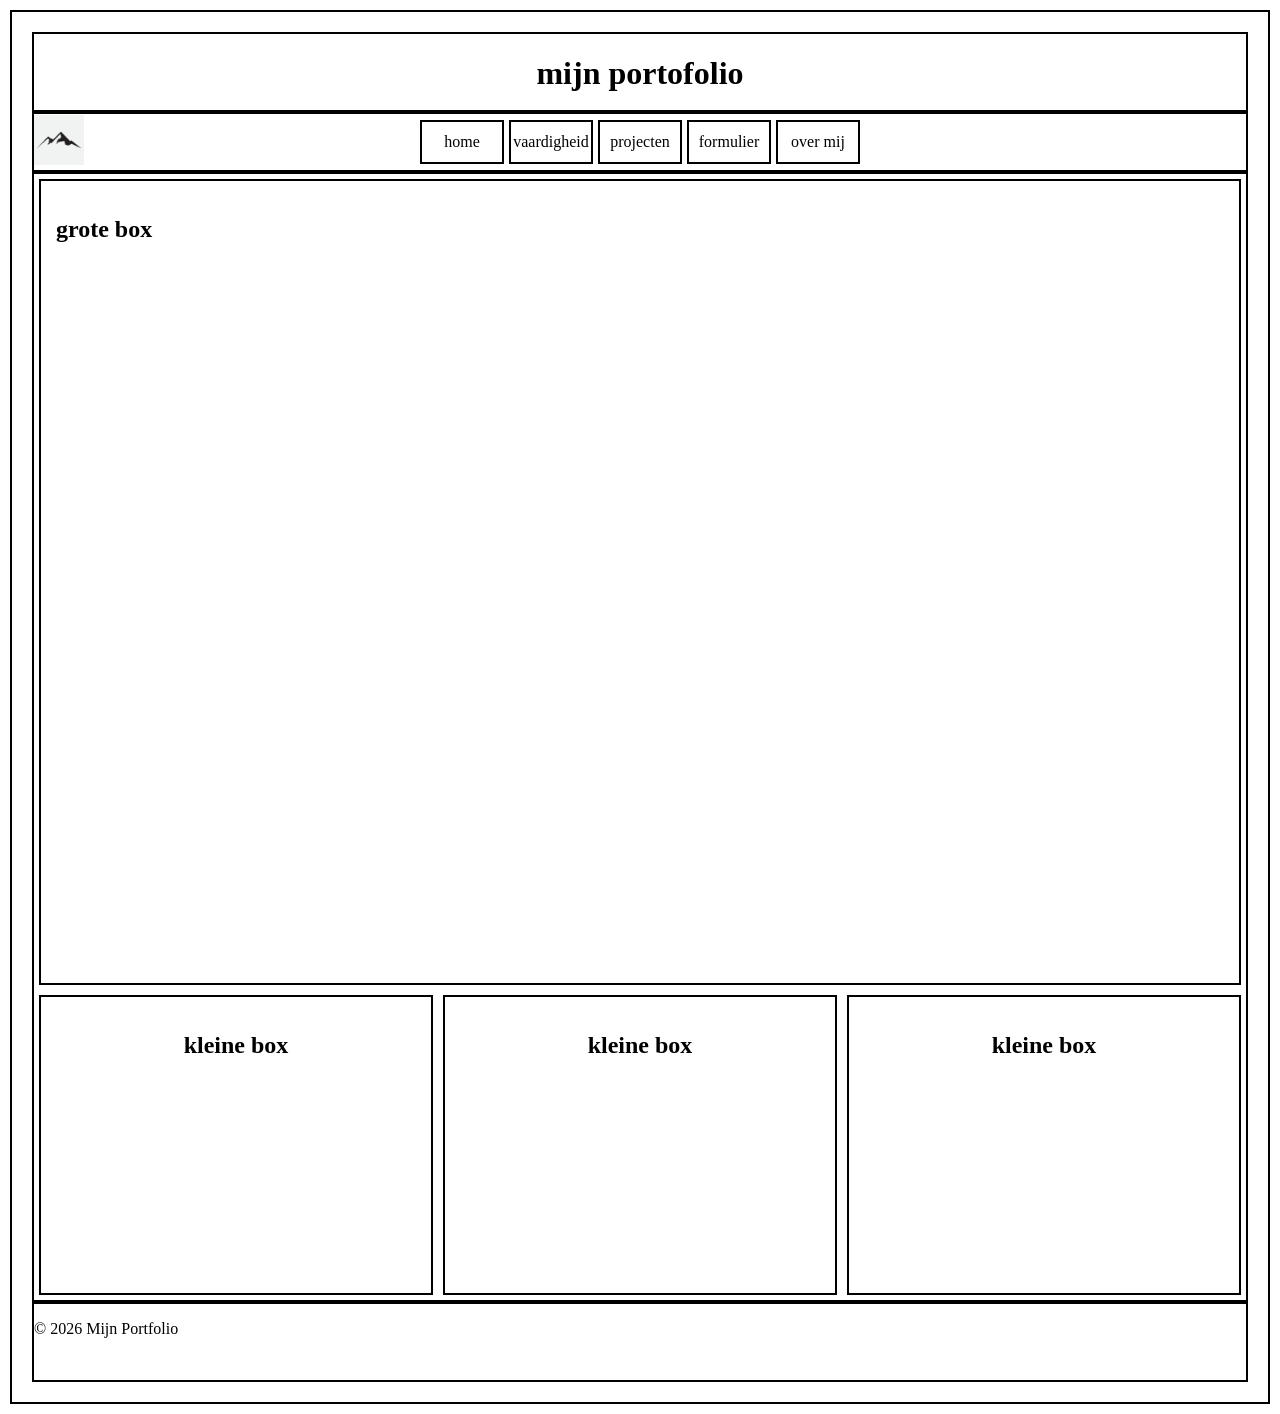
<file: index.html>
<!DOCTYPE html>
<html lang="en">
<head>
    <link rel="stylesheet" href="index.css">
    <meta charset="UTF-8">
    <meta name="viewport" content="width=device-width, initial-scale=1.0">
    <title>Document</title>
</head>
<body>
    <header>
        <h1>mijn portofolio</h1>
    </header>

    <nav>
        <div class="logo"> 
            <img src="img/logo.jpg" alt="mijn portofolio logo">
        </div>

        <div class="pagina">
            <a href="index.html">home</a>
            <a href="vaardigheden.html">vaardigheid</a>
            <a href="projecten.html">projecten</a>
            <a href="formulier.html">formulier</a>
            <a href="overmij.html">over mij</a>
        </div>
    </nav>

    <main>
        <section class="box3">
            <h2>grote box</h2>
        </section>

        <section class="box4">
            <h2>kleine box</h2>
        </section>

        <section class="box5">
            <h2>kleine box</h2>
        </section>

        <section class="box6">
            <h2>kleine box</h2>
        </section>
     </main>

    <footer>
        <p>© 2026 Mijn Portfolio</p>
    </footer>

</body>
</html>
</file>
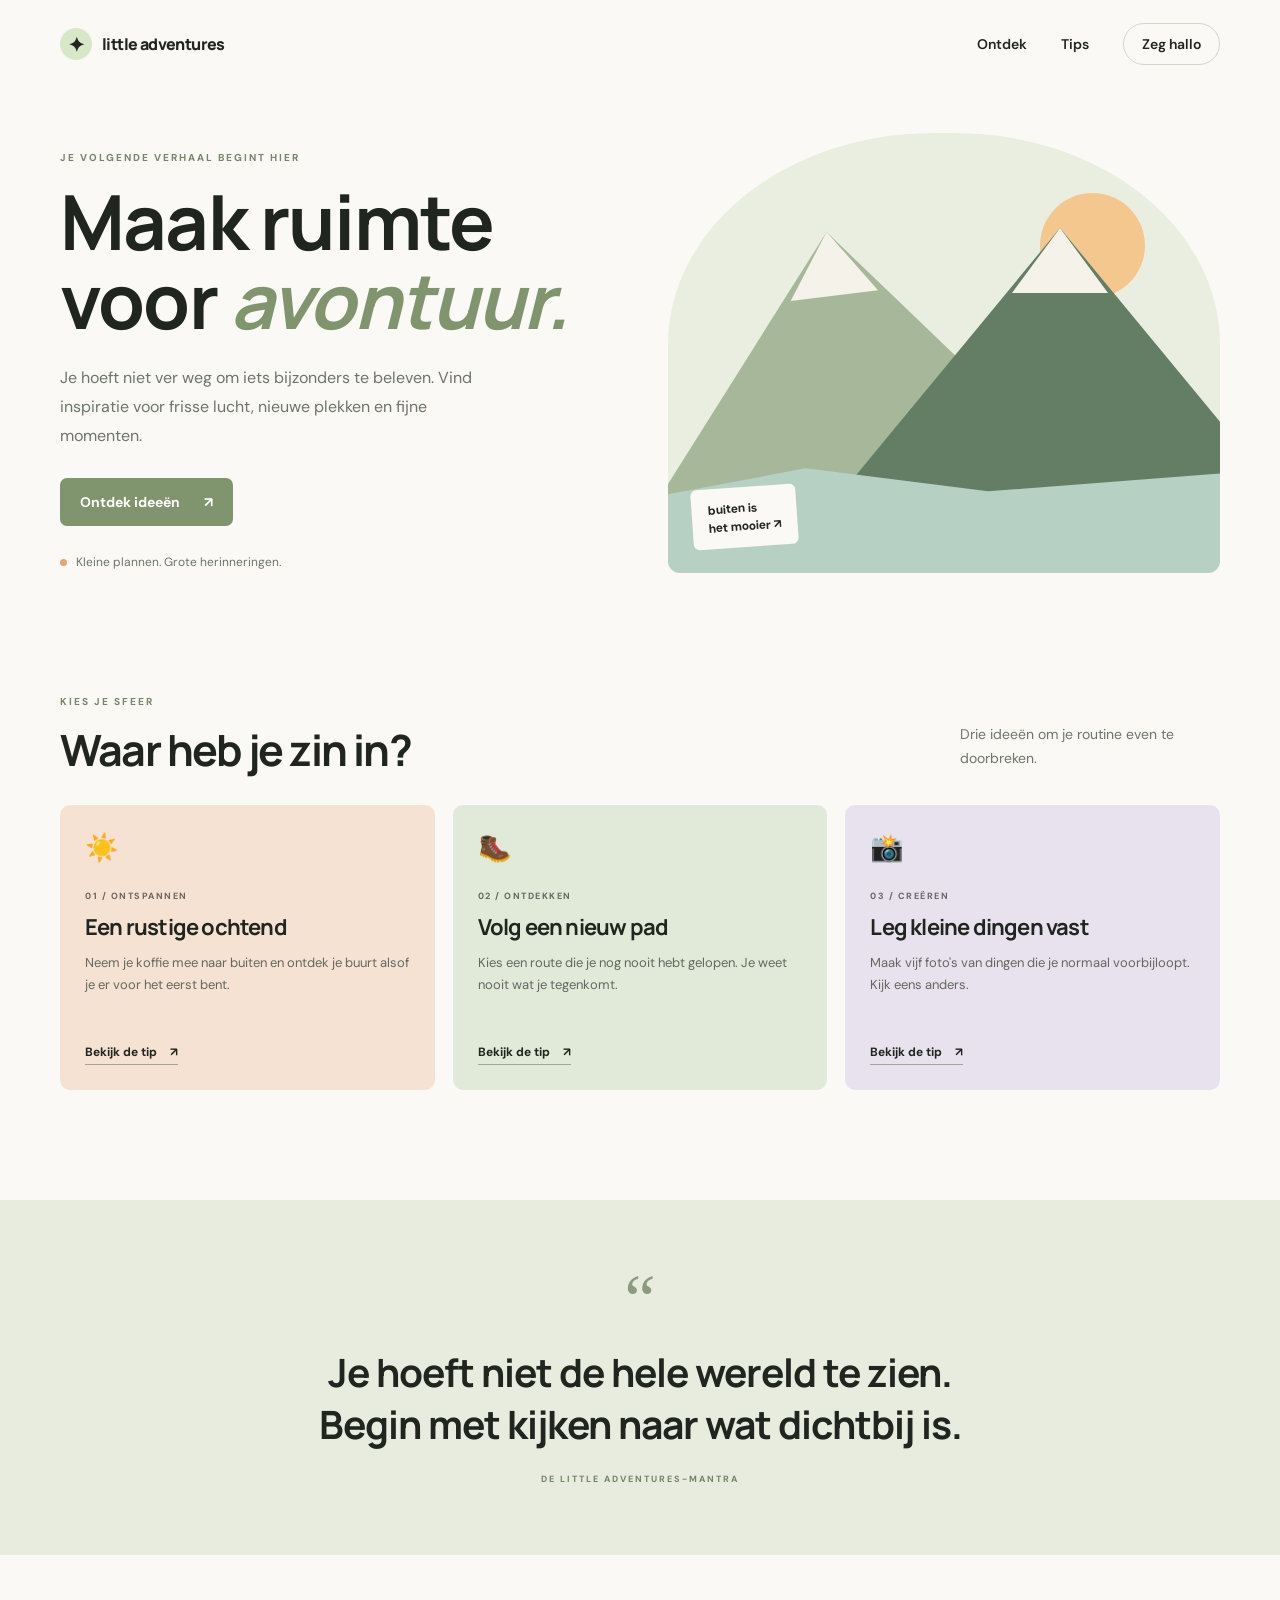
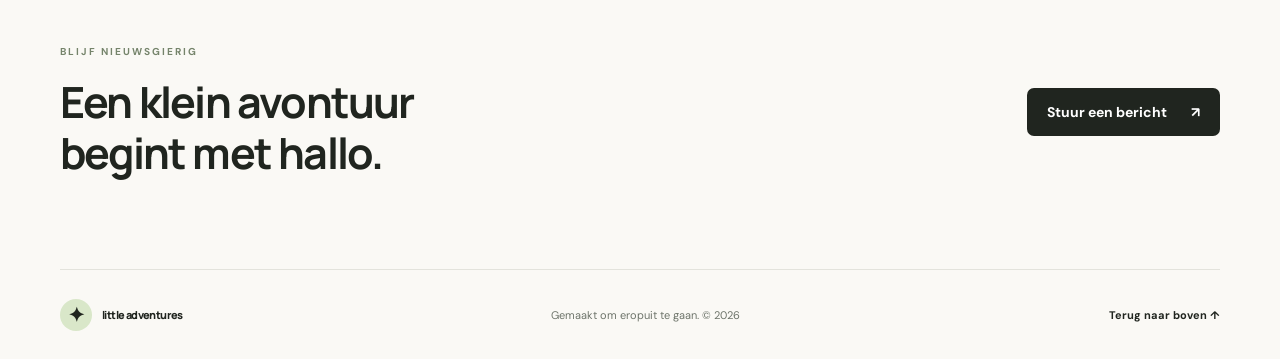
<file: random_website/index.html>
<!DOCTYPE html>
<html lang="nl">
<head>
  <meta charset="UTF-8">
  <meta name="viewport" content="width=device-width, initial-scale=1.0">
  <meta name="description" content="Ontdek leuke plekken, tips en inspiratie voor kleine avonturen.">
  <title>Little Adventures | Kleine avonturen</title>
  <link rel="stylesheet" href="style.css">
</head>
<body>
  <header class="site-header" id="top">
    <a class="brand" href="#top" aria-label="Little Adventures home">
      <span class="brand-icon">✦</span>
      <span>little adventures</span>
    </a>
    <nav aria-label="Hoofdnavigatie">
      <a href="#ontdek">Ontdek</a>
      <a href="#tips">Tips</a>
      <a class="nav-cta" href="#contact">Zeg hallo</a>
    </nav>
  </header>

  <main>
    <section class="hero">
      <div class="hero-copy">
        <p class="eyebrow">JE VOLGENDE VERHAAL BEGINT HIER</p>
        <h1>Maak ruimte<br>voor <span>avontuur.</span></h1>
        <p class="hero-text">Je hoeft niet ver weg om iets bijzonders te beleven. Vind inspiratie voor frisse lucht, nieuwe plekken en fijne momenten.</p>
        <a class="button" href="#ontdek">Ontdek ideeën <span aria-hidden="true">↗</span></a>
        <div class="mini-note"><span class="mini-dot"></span> Kleine plannen. Grote herinneringen.</div>
      </div>
      <div class="hero-art" role="img" aria-label="Illustratie van bergen, zon en een meer">
        <div class="sun"></div>
        <div class="mountain mountain-back"></div>
        <div class="mountain mountain-front"></div>
        <div class="lake"></div>
        <div class="art-label">buiten is<br>het mooier ↗</div>
      </div>
    </section>

    <section class="discover section" id="ontdek">
      <div class="section-heading">
        <div><p class="eyebrow">KIES JE SFEER</p><h2>Waar heb je zin in?</h2></div>
        <p>Drie ideeën om je routine even te doorbreken.</p>
      </div>
      <div class="cards">
        <article class="idea-card card-peach">
          <div class="card-emoji">☀️</div><p class="card-number">01 / ONTSPANNEN</p>
          <h3>Een rustige ochtend</h3><p>Neem je koffie mee naar buiten en ontdek je buurt alsof je er voor het eerst bent.</p>
          <a href="#tips">Bekijk de tip <span>↗</span></a>
        </article>
        <article class="idea-card card-green">
          <div class="card-emoji">🥾</div><p class="card-number">02 / ONTDEKKEN</p>
          <h3>Volg een nieuw pad</h3><p>Kies een route die je nog nooit hebt gelopen. Je weet nooit wat je tegenkomt.</p>
          <a href="#tips">Bekijk de tip <span>↗</span></a>
        </article>
        <article class="idea-card card-lilac">
          <div class="card-emoji">📸</div><p class="card-number">03 / CREËREN</p>
          <h3>Leg kleine dingen vast</h3><p>Maak vijf foto's van dingen die je normaal voorbijloopt. Kijk eens anders.</p>
          <a href="#tips">Bekijk de tip <span>↗</span></a>
        </article>
      </div>
    </section>

    <section class="quote-section" id="tips">
      <span class="quote-mark">“</span>
      <blockquote>Je hoeft niet de hele wereld te zien.<br>Begin met kijken naar wat dichtbij is.</blockquote>
      <p>DE LITTLE ADVENTURES-MANTRA</p>
    </section>

    <section class="contact section" id="contact">
      <div><p class="eyebrow">BLIJF NIEUWSGIERIG</p><h2>Een klein avontuur<br>begint met hallo.</h2></div>
      <a class="button button-dark" href="mailto:hallo@example.com">Stuur een bericht <span aria-hidden="true">↗</span></a>
    </section>
  </main>

  <footer><a class="brand" href="#top"><span class="brand-icon">✦</span><span>little adventures</span></a><p>Gemaakt om eropuit te gaan. © 2026</p><a href="#top" class="back-top">Terug naar boven ↑</a></footer>
</body>
</html>
</file>
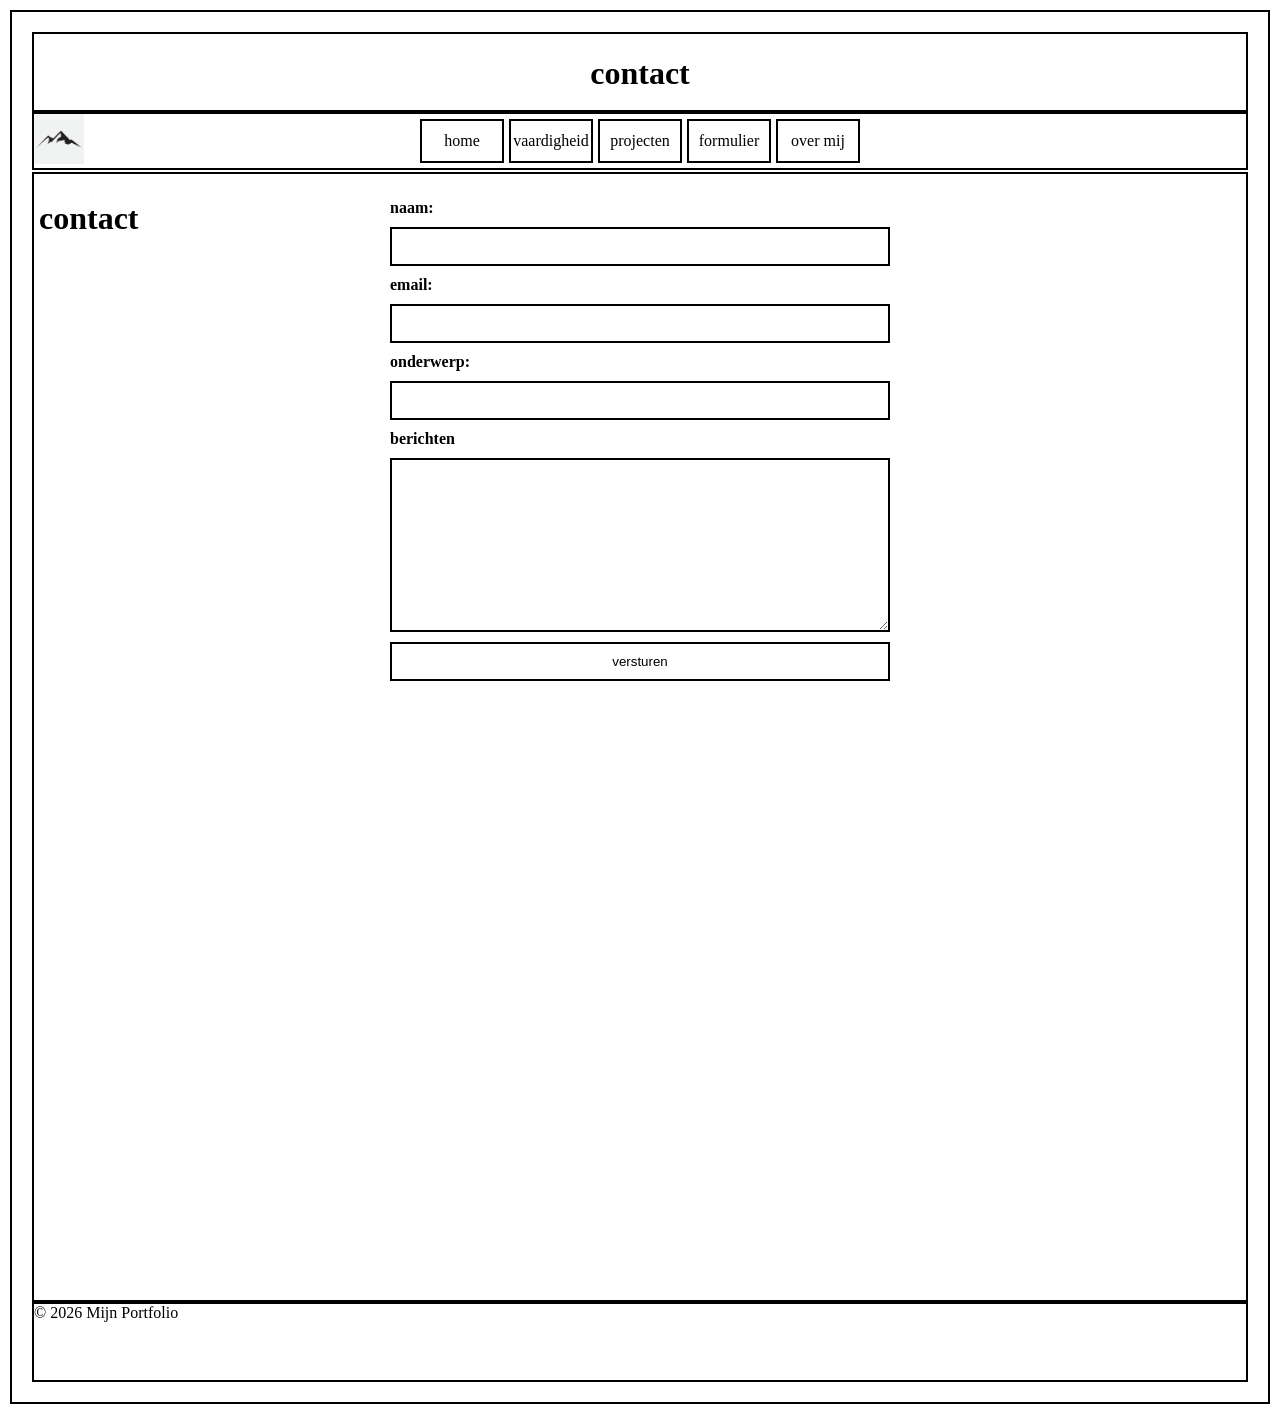
<file: formulier.html>
<!DOCTYPE html>
<html lang="en">
<head>
        <link rel="stylesheet" href="index.css">
    <meta charset="UTF-8">
    <meta name="viewport" content="width=device-width, initial-scale=1.0">
    <title>Document</title>
</head>
<body>

     <header> 
        <h1>contact</h1>
     </header>
        <section class="boxA">
            <nav>
               
                <div class="logo"><img src="img/logo.jpg" alt="mijn logo"></div>

                <div class="pagina">
                    <a href="index.html">home</a>
                    <a href="vaardigheden.html">vaardigheid</a>
                    <a href="projecten.html">projecten</a>
                    <a href="formulier.html">formulier</a>
                    <a href="overmij.html">over mij</a>
                </div>

            </nav>
        </section>
    
    
<main>

    <h1>contact</h1>

<form action="">

    <label for="naam">naam:</label>
    <input type="text" id="naam" name="naam">

    <label for="email">email:</label>
    <input type="email" id="email" name="email">

    <label for="onderwerp">onderwerp:</label>
    <input type="text" id="onderwerp" name="onderwerp">

    <label for="berichten">berichten</label>
    <textarea name="berichten" id="berichten"></textarea>

    <button type="submit">versturen</button>

</form>

</main>

<footer>© 2026 Mijn Portfolio</footer>

</body>
</html>
</file>
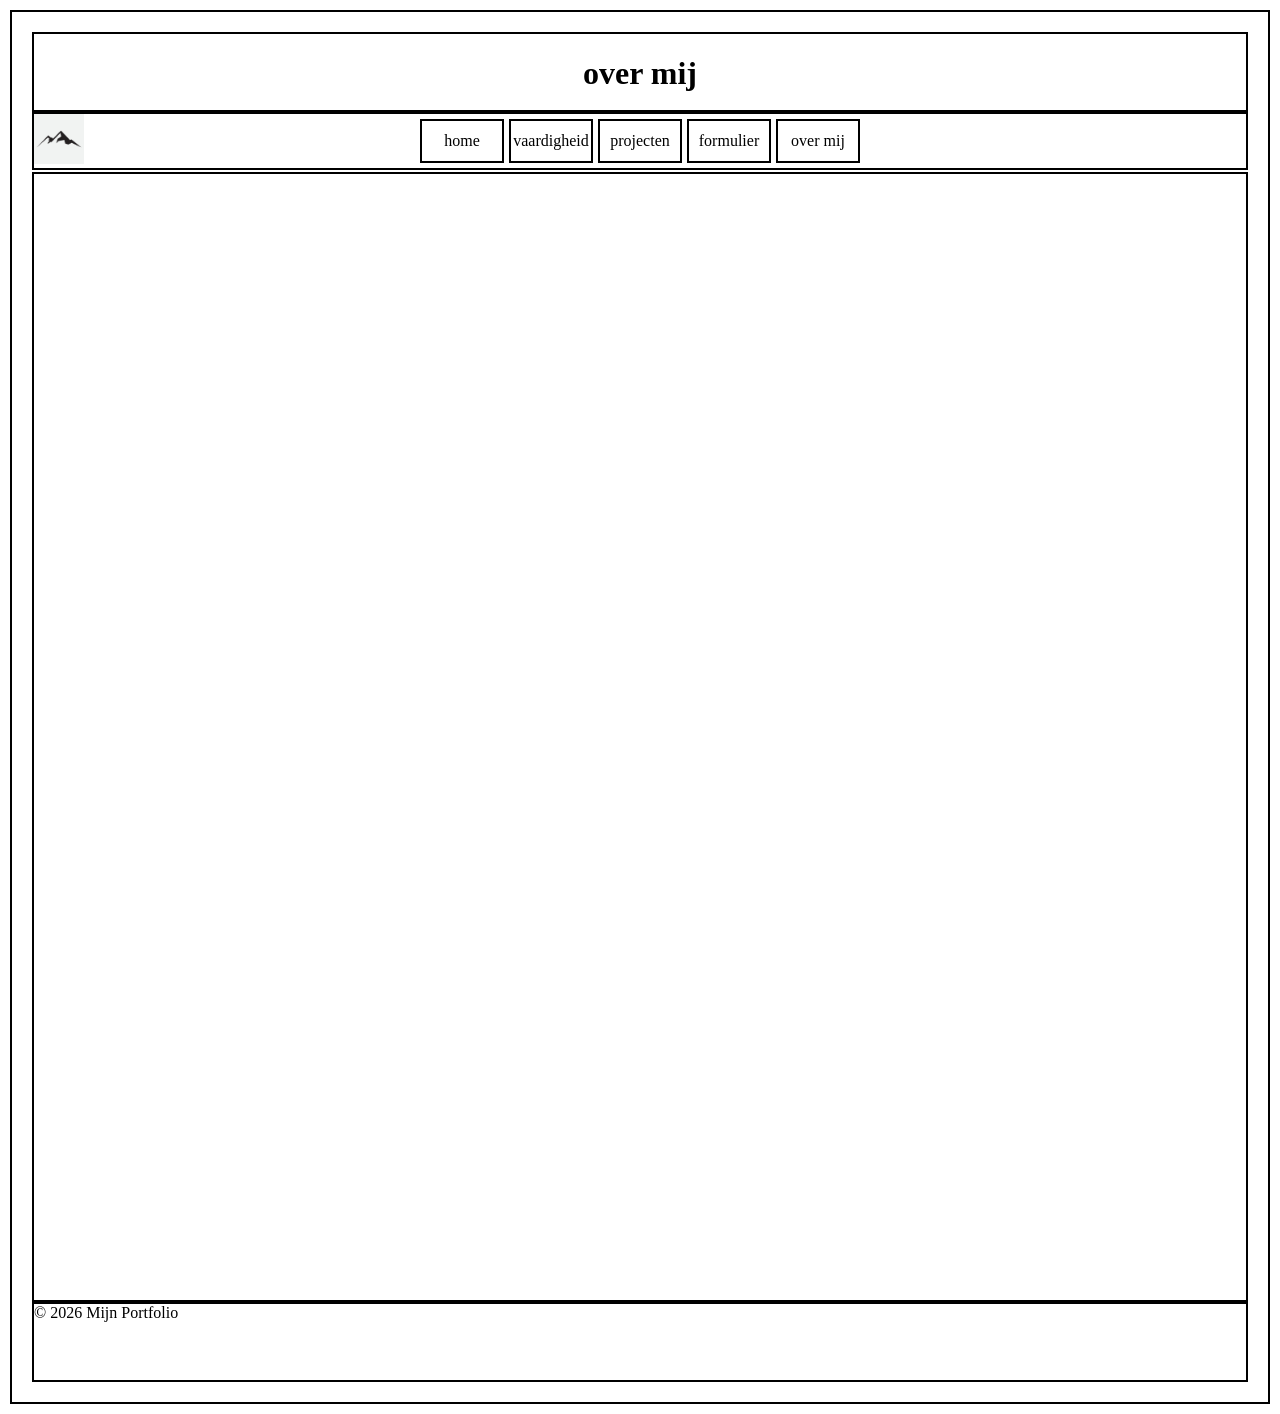
<file: overmij.html>
<!DOCTYPE html>
<html lang="en">
<head>
    <link rel="stylesheet" href="index.css">
    <meta charset="UTF-8">
    <meta name="viewport" content="width=device-width, initial-scale=1.0">
    <title>Document</title>
</head>
<body>
     <header>
        <h1>over mij</h1>
     </header>
        <section class="boxA">
            <nav>
                <div class="logo"><img src="img/logo.jpg" alt="mijn logo"></div>
                <div class="pagina">
                    <a href="index.html">home</a>
                    <a href="vaardigheden.html">vaardigheid</a>
                    <a href="projecten.html">projecten</a>
                    <a href="formulier.html">formulier</a>
                    <a href="overmij.html">over mij</a>
                </div>
            </nav>
        </section>
    <main></main>
    <footer>© 2026 Mijn Portfolio</footer>

</body>
</html>
</file>
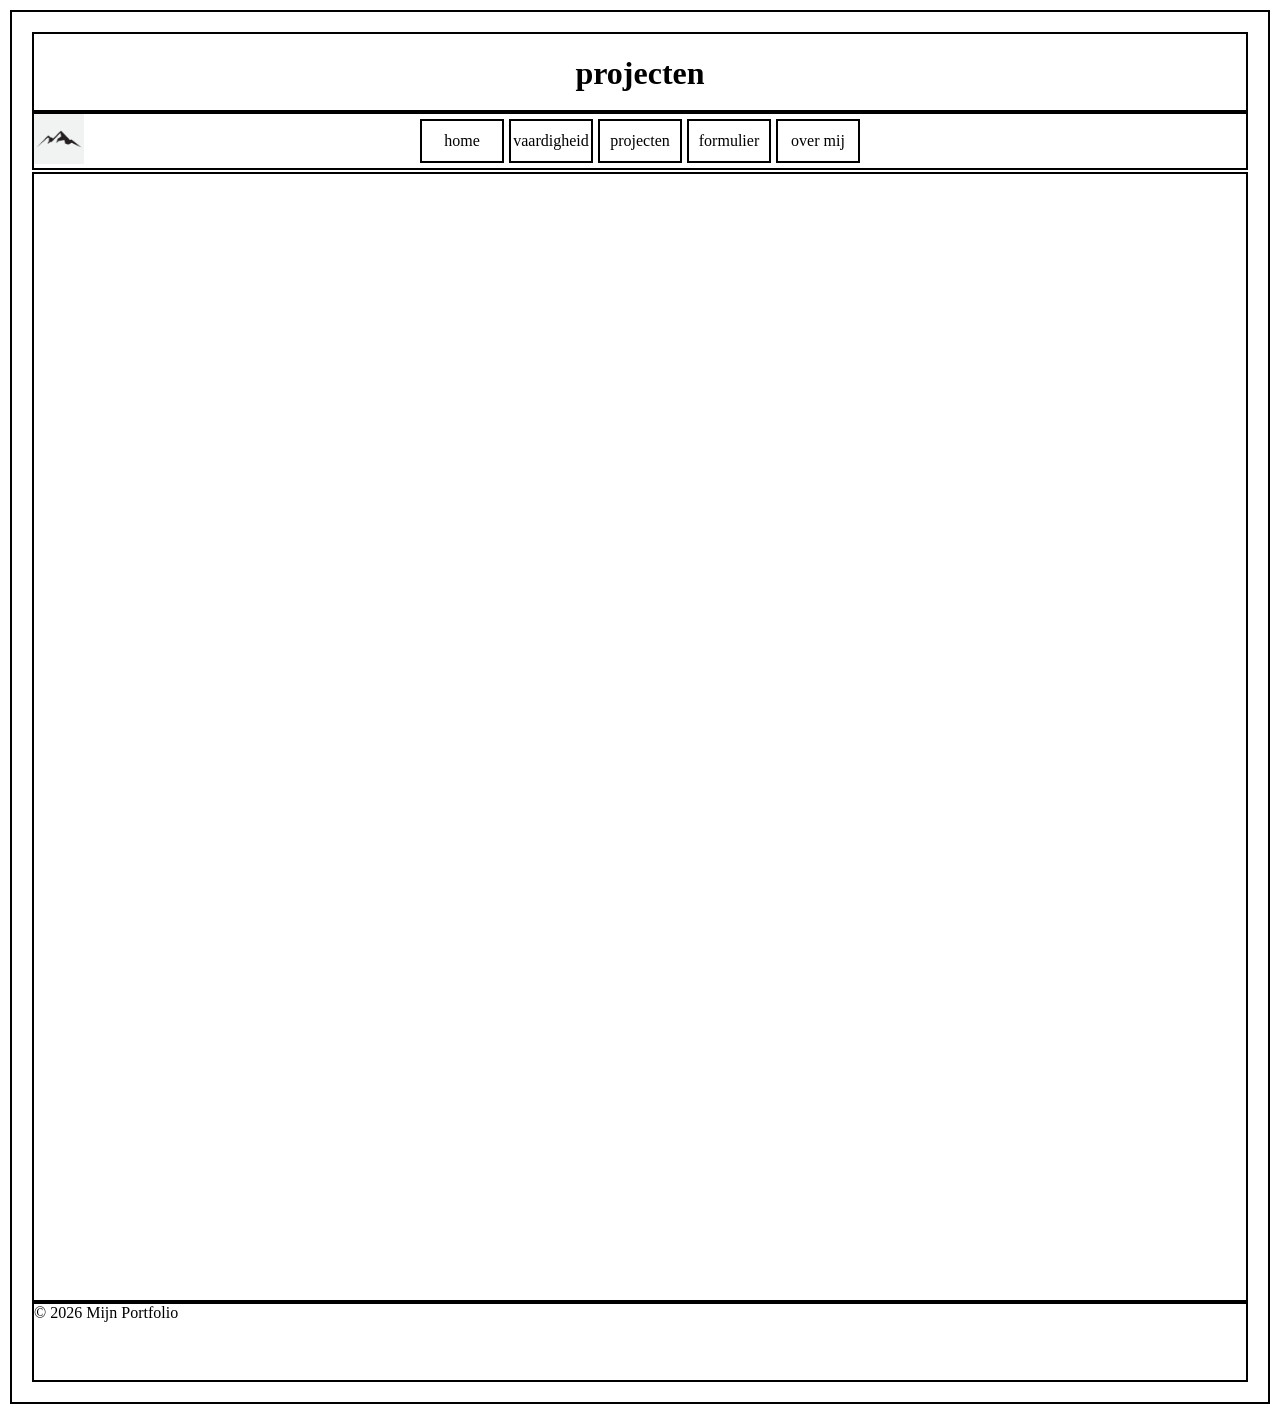
<file: projecten.html>
<!DOCTYPE html>
<html lang="en">
<head>
    <link rel="stylesheet" href="index.css">
    <meta charset="UTF-8">
    <meta name="viewport" content="width=device-width, initial-scale=1.0">
    <title>Document</title>
</head>
<body>
     <header>
        <h1>projecten</h1>
     </header>
        <section class="boxA">
            <nav>
               
                <div class="logo"><img src="img/logo.jpg" alt="mijn logo"></div>

                <div class="pagina">
                    <a href="index.html">home</a>
                    <a href="vaardigheden.html">vaardigheid</a>
                    <a href="projecten.html">projecten</a>
                    <a href="formulier.html">formulier</a>
                    <a href="overmij.html">over mij</a>
                </div>
            </nav>
        </section>
    <main></main>
    <footer>© 2026 Mijn Portfolio</footer>
</body>
</html>
</file>
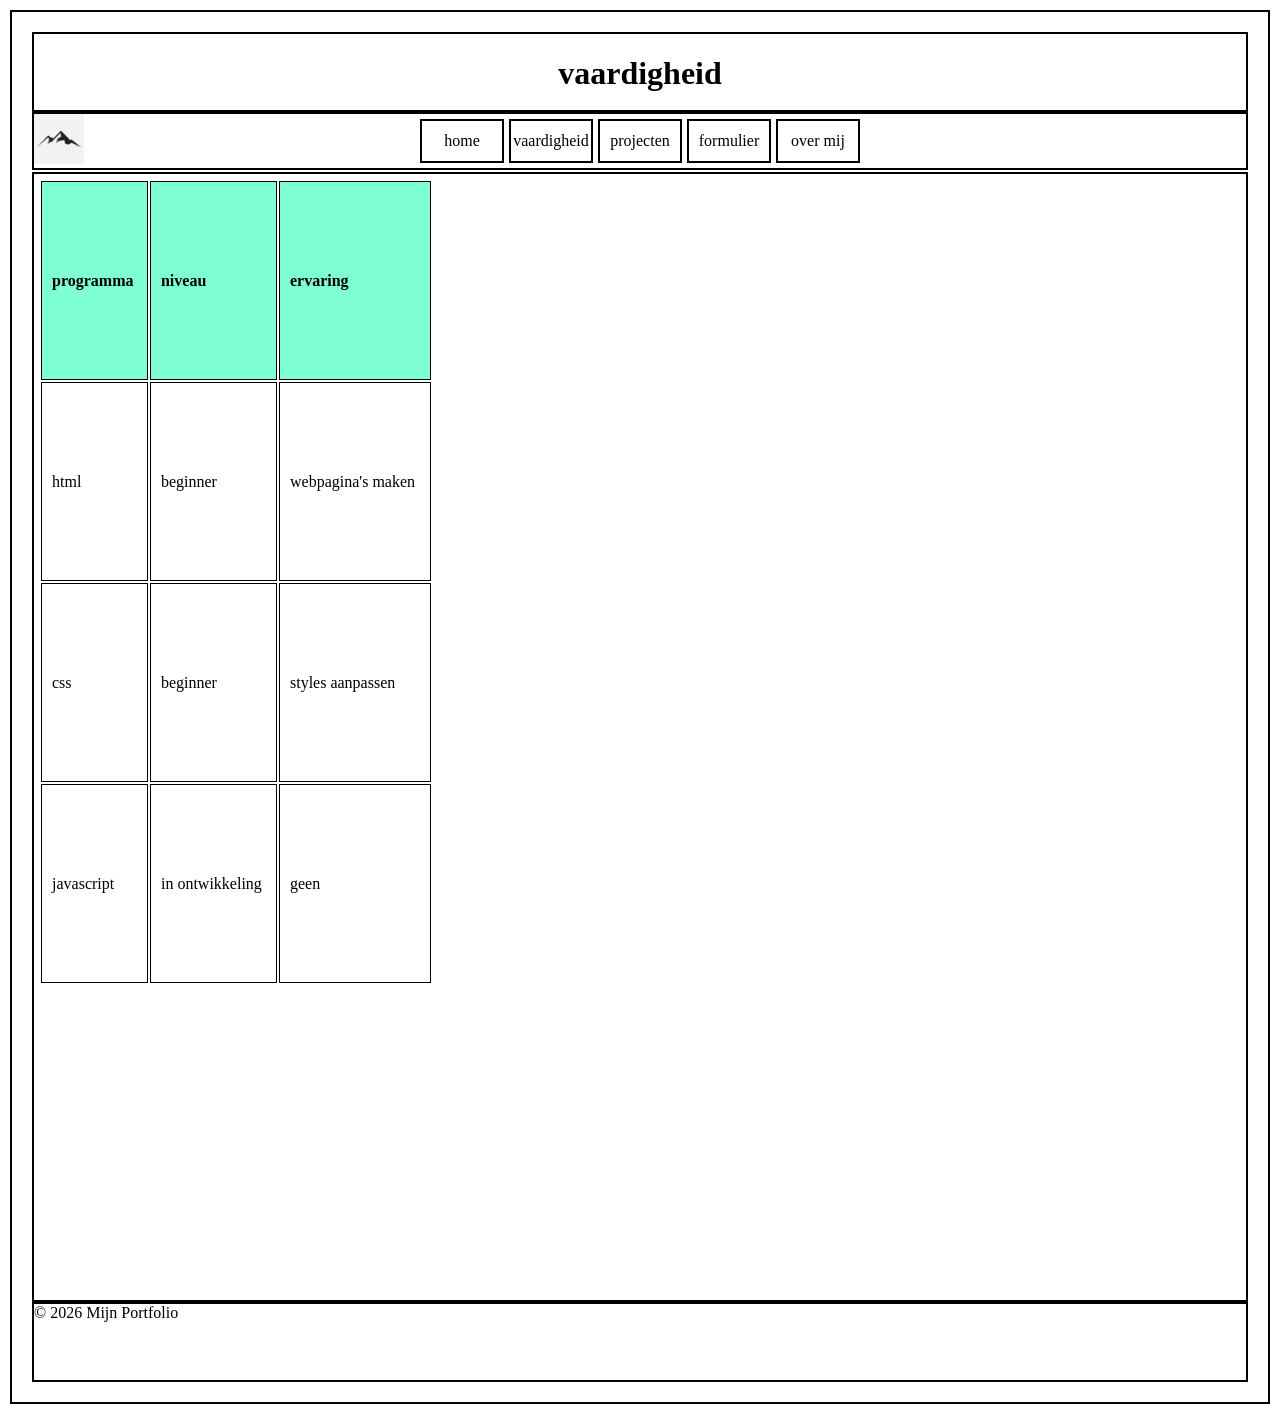
<file: vaardigheden.html>
<!DOCTYPE html>
<html lang="en">
<head>
    <link rel="stylesheet" href="index.css">
    <meta charset="UTF-8">
    <meta name="viewport" content="width=device-width, initial-scale=1.0">
    <title>vaardigheden</title>
</head>
<body>
    
        <header>
            <h1>vaardigheid</h1>
        </header>
        <section class="boxA">
            <nav>
               
                <div class="logo"><img src="img/logo.jpg" alt="mijn logo"></div>

                <div class="pagina">
                    <a href="index.html">home</a>
                    <a href="vaardigheden.html">vaardigheid</a>
                    <a href="projecten.html">projecten</a>
                    <a href="formulier.html">formulier</a>
                    <a href="overmij.html">over mij</a>
                </div>

            </nav>
        </section>
    
    <main>
    <table>
        <tr>
            <th>programma</th>
            <th>niveau</th>
            <th>ervaring</th>
        </tr>
        <tr>
            <td>html</td>
            <td>beginner</td>
            <td>webpagina's maken</td>
        </tr>
        <tr>
            <td>css</td>
            <td>beginner</td>
            <td>styles aanpassen</td>
        </tr>
        <tr>
            <td>javascript</td>
            <td>in ontwikkeling</td>
            <td>geen</td>
        </tr>
    </table>
    </main>

    <footer>© 2026 Mijn Portfolio</footer>
</body>
</html>
</file>
<file: index.css>
body
{
    border: 2px solid black;
    padding: 20px;
    display: grid;
    margin: 10px;


    grid-template-areas: 
        "header"
        "nav"
        "main"
        "footer";

        grid-template-rows: 80px 60px 1fr 80px;
        min-height: 150vh;
}

header
{
grid-area: header;
display: flex;
justify-content: center;
border:  2px solid black;
gap: 5px;
}

nav
{
    grid-area: nav;
    display: grid;
    grid-template-columns: 1fr auto 1fr;
    align-items: center;
    border: 2px solid black;

    .logo
    {
        justify-self: start;
        

        img
        {
            height: 50px;
            width: 50px;
            object-fit: contain;
            
        }
    
    }
     .pagina
    {
        grid-column: 2;
        display: flex;
        justify-content: center;
        align-items: center;
        gap: 5px;

        a
        {
            display: flex;
            align-items: center;
            justify-content: center;
            width: 80px;
            height: 40px;
            border: 2px solid black;
            text-decoration: none;
            color: black;
        }
        a:hover
        {
            background-color: black;
            color: white;
        }
    }
}



main
{
grid-area: main;
padding: 5px;
display: grid;
grid-template-columns: 1fr 1fr 1fr;
grid-template-rows: 1fr 300px;
border: 2px solid black;
gap: 10px;
}
.box3
{
    position: relative;
    grid-column: 1/4;
    border: 2px solid black;
    padding: 15px;
}
.box4,
.box5,
.box6
{
    display: flex;
    justify-content: center;
    border: 2px solid black;
    padding: 15px;
}

footer
{
grid-area: footer;
border: 2px solid black;
}


.tabel
{
    display: grid;
    grid-template-columns: 1fr 1fr 2fr;
    border: 1px solid black;
}

.tabel div
    {
        border: 1px solid black;
        padding: 20px;
    }
/* formulier */
form {
    display: flex;
    flex-direction: column;
    gap: 10px;
    width: 500px;
    margin: 20px auto;
}
form label {
    font-weight: bold;
}
form input,form textarea {
    border: 2px solid black;
    padding: 10px;
}
form textarea {
    height: 150px;
    resize: vertical;
}
form button {
    padding: 10px;
    border: 2px solid black;
    background-color: white;
    cursor: pointer;
}
form button:hover {
    background-color: black;
    color: white;
}
/* vaardigheid */
table
{
width: 100%;
}
th,td
{
    border: 1px solid black;
    padding: 10px;
    text-align: left;
}
th
{
    background-color: aquamarine;
}
</file>
<file: random_website/style.css>
@import url('https://fonts.googleapis.com/css2?family=DM+Sans:wght@400;500;600;700&family=Manrope:wght@400;500;600;700;800&display=swap');

:root {
  --ink: #20251f;
  --muted: #6d746a;
  --paper: #faf9f5;
  --green: #d9e7c9;
  --orange: #f4c5a4;
}
* { box-sizing: border-box; }
html { scroll-behavior: smooth; }
body { margin: 0; background: var(--paper); color: var(--ink); font-family: 'DM Sans', sans-serif; }
a { color: inherit; text-decoration: none; }
.site-header { width: min(1160px, calc(100% - 48px)); margin: auto; min-height: 88px; display: flex; align-items: center; justify-content: space-between; gap: 24px; }
.brand { display: inline-flex; align-items: center; gap: 10px; font-family: 'Manrope', sans-serif; font-weight: 800; letter-spacing: -0.6px; }
.brand-icon { display: grid; place-items: center; width: 32px; height: 32px; border-radius: 50%; background: #d9e7c9; font-size: 20px; }
nav { display: flex; align-items: center; gap: 34px; font-size: 14px; font-weight: 600; }
nav a:not(.nav-cta):hover, footer a:hover { opacity: .65; }
.nav-cta { border: 1px solid #d5d7ce; border-radius: 30px; padding: 11px 18px; }
.hero { width: min(1160px, calc(100% - 48px)); margin: 28px auto 105px; display: grid; grid-template-columns: 1fr 1fr; align-items: center; gap: 55px; }
.hero-copy { padding: 35px 0 20px; }
.eyebrow { font-size: 10px; letter-spacing: 2px; font-weight: 700; color: #75846b; margin: 0 0 18px; }
h1, h2, h3, p { margin-top: 0; }
h1, h2, h3 { font-family: 'Manrope', sans-serif; letter-spacing: -1.8px; }
h1 { font-size: clamp(48px, 6vw, 76px); line-height: 1.04; margin-bottom: 24px; }
h1 span { color: #80956d; font-style: italic; }
.hero-text { color: var(--muted); max-width: 420px; font-size: 16px; line-height: 1.8; margin-bottom: 28px; }
.button { display: inline-flex; align-items: center; gap: 24px; padding: 15px 20px; border-radius: 7px; background: #80956d; color: white; font-size: 14px; font-weight: 700; transition: transform .2s, background .2s; }
.button:hover { transform: translateY(-2px); background: #657b54; }
.mini-note { display: flex; align-items: center; gap: 9px; margin-top: 28px; font-size: 12px; color: var(--muted); }
.mini-dot { width: 7px; height: 7px; border-radius: 50%; background: #e6a56f; }
.hero-art { height: 440px; position: relative; overflow: hidden; border-radius: 48% 48% 12px 12px; background: #e9eee0; }
.sun { position: absolute; width: 105px; height: 105px; border-radius: 50%; background: #f3c78d; top: 60px; right: 75px; }
.mountain { position: absolute; width: 0; height: 0; border-left: 220px solid transparent; border-right: 220px solid transparent; }
.mountain-back { border-bottom: 270px solid #a7b89a; bottom: 72px; left: -45px; transform: rotate(-7deg); }
.mountain-back:after { content: ''; position: absolute; top: 0; left: -44px; width: 0; height: 0; border-left: 44px solid transparent; border-right: 44px solid transparent; border-bottom: 64px solid #f5f2e9; }
.mountain-front { border-left-width: 260px; border-right-width: 260px; border-bottom: 315px solid #647e66; bottom: 30px; right: -100px; }
.mountain-front:after { content: ''; position: absolute; top: 0; left: -48px; border-left: 48px solid transparent; border-right: 48px solid transparent; border-bottom: 65px solid #f5f2e9; }
.lake { position: absolute; left: 0; right: 0; bottom: 0; height: 105px; background: #b7d0c4; clip-path: polygon(0 25%, 25% 0, 58% 22%, 100% 5%, 100% 100%, 0 100%); }
.art-label { position: absolute; z-index: 2; bottom: 26px; left: 24px; padding: 12px 16px; background: var(--paper); border-radius: 6px; font-size: 12px; line-height: 1.5; font-weight: 700; transform: rotate(-4deg); }
.section { width: min(1160px, calc(100% - 48px)); margin-left: auto; margin-right: auto; }
.discover { margin-bottom: 110px; }
.section-heading { display: flex; justify-content: space-between; align-items: end; gap: 30px; margin-bottom: 30px; }
h2 { font-size: clamp(30px, 4vw, 43px); line-height: 1.12; margin-bottom: 0; }
.section-heading > p { color: var(--muted); max-width: 260px; font-size: 14px; line-height: 1.7; margin-bottom: 4px; }
.cards { display: grid; grid-template-columns: repeat(3, 1fr); gap: 18px; }
.idea-card { min-height: 285px; padding: 25px; border-radius: 10px; display: flex; flex-direction: column; align-items: flex-start; }
.card-peach { background: #f5e2d3; }
.card-green { background: #e1e9d8; }
.card-lilac { background: #e8e2ee; }
.card-emoji { font-size: 27px; margin-bottom: 25px; }
.card-number { font-size: 9px; font-weight: 700; letter-spacing: 1.5px; opacity: .65; margin-bottom: 10px; }
h3 { font-size: 22px; margin-bottom: 10px; letter-spacing: -.8px; }
.idea-card > p:not(.card-number) { color: #64675f; font-size: 13px; line-height: 1.7; margin-bottom: 20px; }
.idea-card a { margin-top: auto; font-size: 12px; font-weight: 700; border-bottom: 1px solid #a3a398; padding-bottom: 4px; }
.idea-card a span { margin-left: 10px; }
.quote-section { padding: 75px 24px 70px; background: #e7ecdf; text-align: center; }
.quote-mark { font-family: Georgia, serif; font-size: 70px; color: #8b9b7b; line-height: .7; }
blockquote { font-family: 'Manrope', sans-serif; font-weight: 700; font-size: clamp(24px, 4vw, 39px); letter-spacing: -1px; line-height: 1.35; margin: 18px 0 22px; }
.quote-section > p { font-size: 9px; font-weight: 700; letter-spacing: 2px; color: #74816a; margin-bottom: 0; }
.contact { padding-top: 90px; padding-bottom: 90px; display: flex; align-items: center; justify-content: space-between; gap: 30px; }
.contact h2 { line-height: 1.2; }
.button-dark { background: var(--ink); white-space: nowrap; }
.button-dark:hover { background: #41483d; }
footer { border-top: 1px solid #e3e3dc; width: min(1160px, calc(100% - 48px)); margin: auto; min-height: 90px; display: flex; align-items: center; justify-content: space-between; gap: 20px; font-size: 11px; }
footer p { color: var(--muted); margin: 0; }
.back-top { font-weight: 700; }

@media (max-width: 760px) {
  .site-header { min-height: 75px; }
  nav { gap: 14px; font-size: 12px; }
  .nav-cta { padding: 9px 12px; }
  .hero { grid-template-columns: 1fr; gap: 25px; margin-top: 10px; margin-bottom: 75px; }
  .hero-copy { padding-bottom: 0; }
  .hero-art { height: 340px; }
  .section-heading { align-items: flex-start; flex-direction: column; gap: 12px; }
  .cards { grid-template-columns: 1fr; }
  .idea-card { min-height: 245px; }
  .contact { align-items: flex-start; flex-direction: column; padding-top: 65px; padding-bottom: 65px; }
  footer { padding: 22px 0; flex-wrap: wrap; }
}
@media (max-width: 420px) {
  .site-header, .hero, .section, footer { width: calc(100% - 32px); }
  .brand { font-size: 13px; }
  nav { gap: 10px; }
  nav a:first-child { display: none; }
  .hero-art { height: 290px; }
}
</file>
